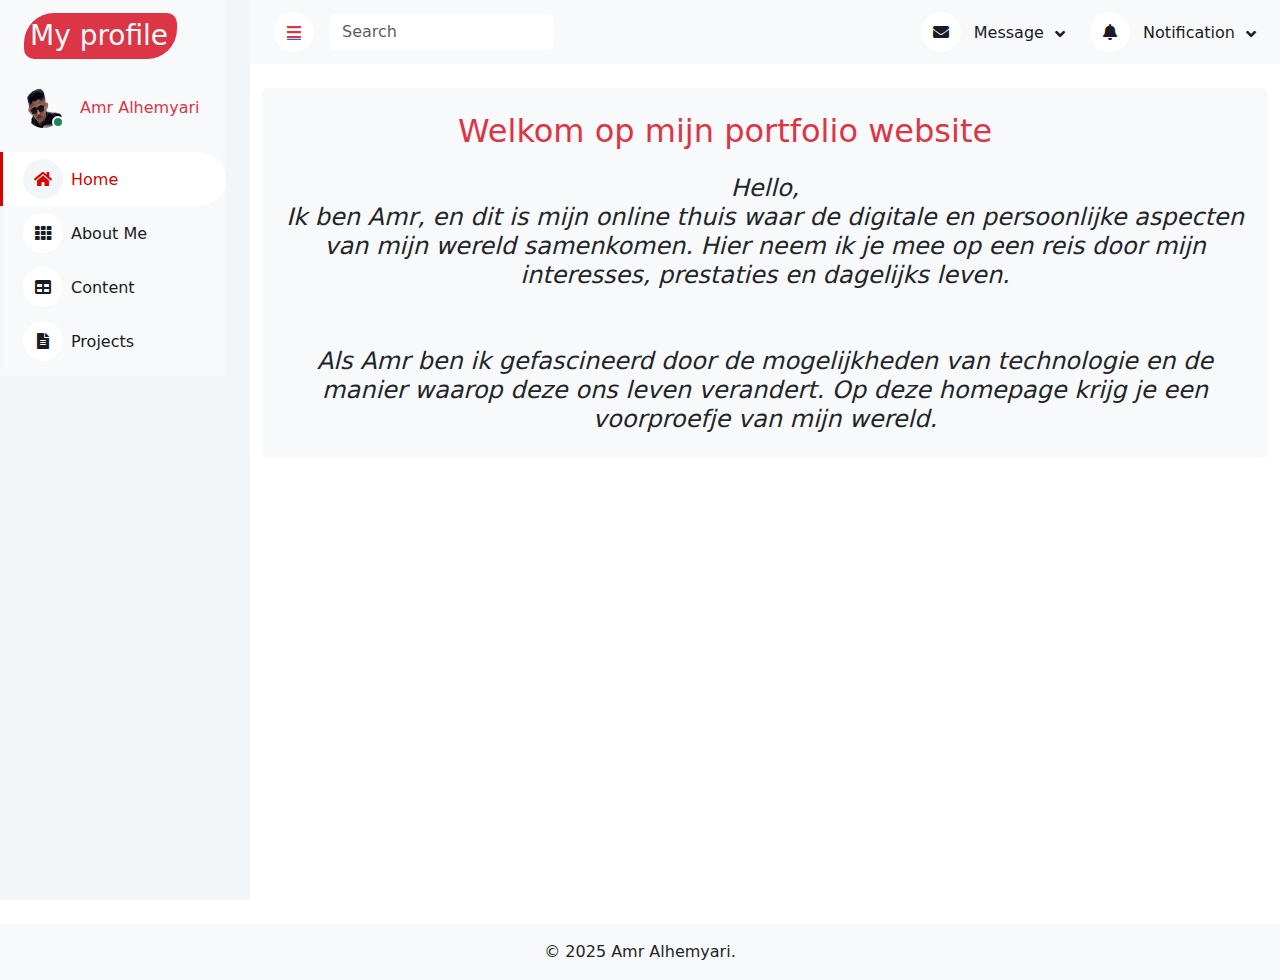
<file: index.html>
<!DOCTYPE html>
<html lang="en">

<head>
  <meta charset="UTF-8">
  <title>profiel.nl</title>
  <link rel="stylesheet" href="css/style.css">

  <link href="https://cdn.jsdelivr.net/npm/bootstrap@5.3.3/dist/css/bootstrap.min.css" rel="stylesheet"
    integrity="sha384-QWTKZyjpPEjISv5WaRU9OFeRpok6YctnYmDr5pNlyT2bRjXh0JMhjY6hW+ALEwIH" crossorigin="anonymous" />
  <script defer src="https://cdn.jsdelivr.net/npm/bootstrap@5.3.3/dist/js/bootstrap.bundle.min.js"
    integrity="sha384-YvpcrYf0tY3lHB60NNkmXc5s9fDVZLESaAA55NDzOxhy9GkcIdslK1eN7N6jIeHz"
    crossorigin="anonymous"></script>
  <!-- Favicon -->
  <link href="img/favicon.ico" rel="icon">
  <link href="https://cdnjs.cloudflare.com/ajax/libs/font-awesome/5.10.0/css/all.min.css" rel="stylesheet">
  <script src="https://code.jquery.com/jquery-3.4.1.min.js"></script>
</head>

<body>
  <!-- Sidebar Start -->
  <div class="sidebar pe-4 pb-3">
    <nav class="navbar bg-light navbar-light">
      <a href="index.html" class="navbar-brand mx-4 mb-3">
        <h3 class="text-light bg-danger"> My profile</h3>
      </a>
      <div class="d-flex align-items-center ms-4 mb-4">
        <div class="position-relative">
          <img class="rounded-circle" src="img/My-photo.png" alt="" style="width: 40px; height: 40px;">
          <div class="bg-success rounded-circle border border-2 border-white position-absolute end-0 bottom-0 p-1">
          </div>
        </div>
        <div class="ms-3">
          <h6 class="mb-0 text-danger">Amr Alhemyari</h6>
        </div>
      </div>
      <div class="navbar-nav w-100">
        <a href="index.html" class="nav-item nav-link active"><i class="fa fa-home -alt me-2"></i>Home</a>

        <a href="about-me.html" class="nav-item nav-link"><i class="fa fa-th me-2"></i>About Me</a>
        <a href="contact.html" class="nav-item nav-link"><i class="fa fa-table me-2"></i>Content</a>
        <a href="Projects.html" class="nav-item nav-link "><i class="fa fa-file-alt me-2"></i>Projects</a>

      </div>
    </nav>
  </div>
  <!-- Sidebar End -->

  <div class="content">
    <!-- Navbar Start -->
    <nav class="navbar navbar-expand bg-light navbar-light sticky-top px-4 py-0">
      <a href="index.html" class="navbar-brand d-flex d-lg-none me-4">
        
      </a>
      <a href="" class="sidebar-toggler flex-shrink-0">
        <i class="fa fa-bars text-danger"></i>
      </a>
      <form class="d-none d-md-flex ms-3">
        <input class="form-control border-0" type="search" placeholder="Search">
      </form>
      <div class="navbar-nav align-items-center ms-auto">
        <div class="nav-item dropdown">
          <a href="#" class="nav-link dropdown-toggle" data-bs-toggle="dropdown">
            <i class="fa fa-envelope me-lg-2"></i>
            <span class="d-none d-lg-inline-flex">Message</span>
          </a>

        </div>
        <div class="nav-item dropdown">
          <a href="#" class="nav-link dropdown-toggle" data-bs-toggle="dropdown">
            <i class="fa fa-bell me-lg-2"></i>
            <span class="d-none d-lg-inline-flex">Notification</span>
          </a>

        </div>

      </div>
    </nav>
    <!-- Navbar End -->
    <div class="container-fluid pt-4 px-6">
      <div class="row g-4">
        <div class="col-sm-12 col-xl-12">
          <div class="bg-light text-center rounded p-4">
            <div class="d-flex align-items-center justify-content-between mb-4">
              <h2 class="mb-0 col-xl-11 text-danger">Welkom op mijn portfolio website</h2>
            </div>
            <h4 class="mb-0 "> <em>Hello, <br>Ik ben Amr, en dit is mijn online thuis waar de digitale en persoonlijke
                aspecten van mijn wereld samenkomen. Hier neem ik je mee op een reis door mijn interesses, prestaties en
                dagelijks leven.
                <br>
                <br>
                <br>
                Als Amr ben ik gefascineerd door de mogelijkheden van technologie en de manier waarop deze ons leven
                verandert. Op deze homepage krijg je een voorproefje van mijn wereld.</em>
            </h4>

          </div>
        </div>
      </div>
    </div>

  </div>
  <footer class="text-center py-3 bg-light mt-4">
    <p class="mb-0">&copy; 2025 Amr Alhemyari. </p>
  </footer>
  <script src="/js/main.js"></script>
</body>
</file>
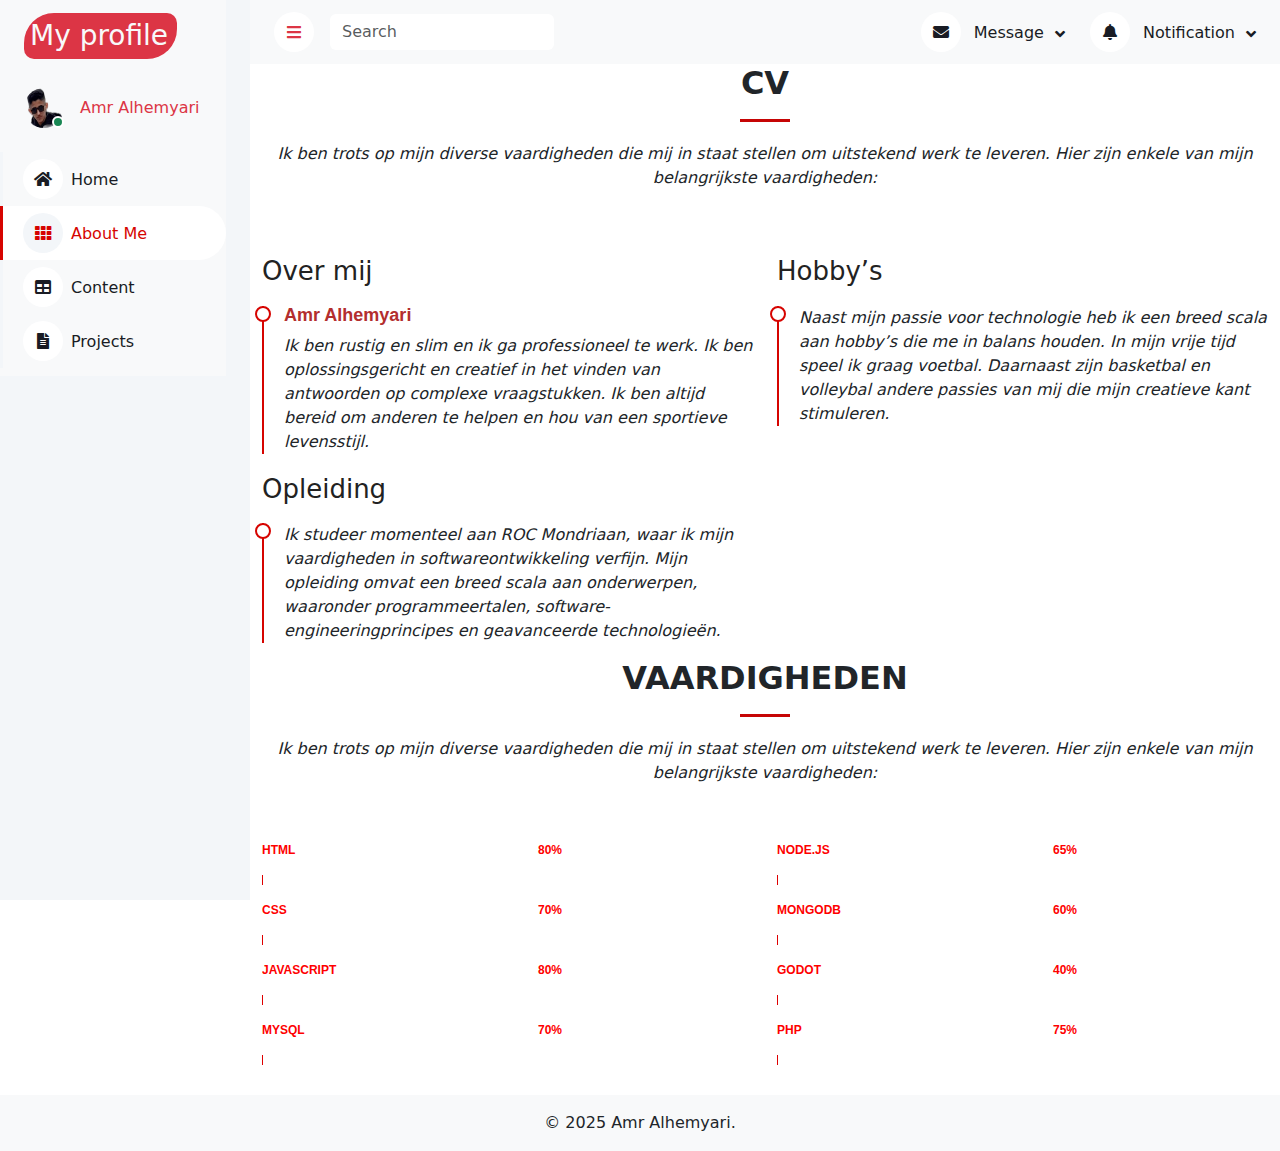
<file: about-me.html>
<!DOCTYPE html>
<html lang="en">

<head>
	<meta charset="UTF-8">
	<title>profiel.nl</title>
	<link rel="stylesheet" href="css/style.css">

	<link href="https://cdn.jsdelivr.net/npm/bootstrap@5.3.3/dist/css/bootstrap.min.css" rel="stylesheet"
		integrity="sha384-QWTKZyjpPEjISv5WaRU9OFeRpok6YctnYmDr5pNlyT2bRjXh0JMhjY6hW+ALEwIH" crossorigin="anonymous" />
	<script defer src="https://cdn.jsdelivr.net/npm/bootstrap@5.3.3/dist/js/bootstrap.bundle.min.js"
		integrity="sha384-YvpcrYf0tY3lHB60NNkmXc5s9fDVZLESaAA55NDzOxhy9GkcIdslK1eN7N6jIeHz"
		crossorigin="anonymous"></script>
	<!-- Favicon -->
	<link href="img/favicon.ico" rel="icon">
	<link href="https://cdnjs.cloudflare.com/ajax/libs/font-awesome/5.10.0/css/all.min.css" rel="stylesheet">
	<script src="https://code.jquery.com/jquery-3.4.1.min.js"></script>
</head>

<body>
	<!-- Sidebar Start -->
	<div class="sidebar pe-4 pb-3">
		<nav class="navbar bg-light navbar-light">
			<a href="index.html" class="navbar-brand mx-4 mb-3">
				<h3 class="text-light bg-danger"> My profile</h3>
			</a>
			<div class="d-flex align-items-center ms-4 mb-4">
				<div class="position-relative">
					<img class="rounded-circle" src="img/My-photo.png" alt="" style="width: 40px; height: 40px;">
					<div
						class="bg-success rounded-circle border border-2 border-white position-absolute end-0 bottom-0 p-1">
					</div>
				</div>
				<div class="ms-3">
					<h6 class="mb-0 text-danger">Amr Alhemyari</h6>
				</div>
			</div>
			<div class="navbar-nav w-100">
				<a href="index.html" class="nav-item nav-link "><i class="fa fa-home -alt me-2"></i>Home</a>

				<a href="about-me.html" class="nav-item nav-link active"><i class="fa fa-th me-2"></i>About Me</a>
				<a href="contact.html" class="nav-item nav-link"><i class="fa fa-table me-2"></i>Content</a>
				<a href="Projects.html" class="nav-item nav-link "><i class="fa fa-file-alt me-2"></i>Projects</a>

			</div>
		</nav>
	</div>
	<!-- Sidebar End -->

	<div class="content">
		<!-- Navbar Start -->
		<nav class="navbar navbar-expand bg-light navbar-light sticky-top px-4 py-0">
			<a href="" class="navbar-brand d-flex d-lg-none me-4">

			</a>
			<div class="sidebar-toggler flex-shrink-0">
				<i class="fa fa-bars text-danger"></i>
			</div>
			<form class="d-none d-md-flex ms-3">
				<input class="form-control border-0" type="search" placeholder="Search">
			</form>
			<div class="navbar-nav align-items-center ms-auto">
				<div class="nav-item dropdown">
					<a href="#" class="nav-link dropdown-toggle" data-bs-toggle="dropdown">
						<i class="fa fa-envelope me-lg-2"></i>
						<span class="d-none d-lg-inline-flex">Message</span>
					</a>

				</div>
				<div class="nav-item dropdown">
					<a href="#" class="nav-link dropdown-toggle" data-bs-toggle="dropdown">
						<i class="fa fa-bell me-lg-2"></i>
						<span class="d-none d-lg-inline-flex">Notification</span>
					</a>

				</div>

			</div>
		</nav>
		<!-- Navbar End -->

		<!-- ======= Resume Section ======= -->
		<section id="resume" class="resume">
			<div class="container" data-aos="fade-up">

				<div class="section-title">
					<h2>CV</h2>
					<p><em>Ik ben trots op mijn diverse vaardigheden die mij in staat stellen om uitstekend werk te
							leveren. Hier zijn enkele van mijn belangrijkste vaardigheden:</em></p>
				</div>

				<div class="row">
					<div class="col-lg-6">
						<h3 class="resume-title">Over mij</h3>
						<div class="resume-item pb-0">
							<h4>Amr Alhemyari</h4>
							<p><em>Ik ben rustig en slim en ik ga professioneel te werk. Ik ben oplossingsgericht en
									creatief in het vinden van antwoorden op complexe vraagstukken. Ik ben altijd bereid
									om anderen te helpen en hou van een sportieve levensstijl.  </em></p>

						</div>

						<h3 class="resume-title">Opleiding</h3>
						<div class="resume-item">
							<p><em>
									Ik studeer momenteel aan ROC Mondriaan, waar ik mijn vaardigheden in
									softwareontwikkeling verfijn. Mijn opleiding omvat een breed scala aan onderwerpen,
									waaronder programmeertalen, software-engineeringprincipes en geavanceerde
									technologieën.</em></p>
						</div>

					</div>
					<div class="col-lg-6">
						<h3 class="resume-title">Hobby’s</h3>
						<div class="resume-item">

							<p><em>
									Naast mijn passie voor technologie heb ik een breed scala aan hobby’s die me in
									balans houden. In mijn vrije tijd speel ik graag voetbal. Daarnaast zijn basketbal
									en volleybal andere passies van mij die mijn creatieve kant stimuleren.</em>
							</p>
						</div>

					</div>
				</div>

			</div>
		</section><!-- End Resume Section -->


		<!-- ======= Skills Section ======= -->
		<section id="skills" class="skills">
			<div class="container" data-aos="fade-up">

				<div class="section-title">
					<h2>Vaardigheden</h2>
					<p><em>
							Ik ben trots op mijn diverse vaardigheden die mij in staat stellen om uitstekend werk te
							leveren. Hier zijn enkele van mijn belangrijkste vaardigheden:</em></p>
				</div>


				<div class="row skills-content">

					<div class="col-lg-6">

						<div class="progress">
							<span class="skill">HTML <i class="val">80%</i></span>
							<div class="progress-bar-wrap">
								<div class="progress-bar" role="progressbar" aria-valuenow="80" aria-valuemin="0"
									aria-valuemax="100"></div>
							</div>
						</div>

						<div class="progress">
							<span class="skill">CSS <i class="val">70%</i></span>
							<div class="progress-bar-wrap">
								<div class="progress-bar" role="progressbar" aria-valuenow="70" aria-valuemin="0"
									aria-valuemax="100"></div>
							</div>
						</div>

						<div class="progress">
							<span class="skill">JavaScript <i class="val">80%</i></span>
							<div class="progress-bar-wrap">
								<div class="progress-bar" role="progressbar" aria-valuenow="80" aria-valuemin="0"
									aria-valuemax="100"></div>
							</div>
						</div>
						<div class="progress">
							<span class="skill">MYSQL <i class="val">70%</i></span>
							<div class="progress-bar-wrap">
								<div class="progress-bar" role="progressbar" aria-valuenow="70" aria-valuemin="0"
									aria-valuemax="100"></div>
							</div>
						</div>

					</div>

					<div class="col-lg-6">

						<div class="progress">
							<span class="skill">node.js <i class="val">65%</i></span>
							<div class="progress-bar-wrap">
								<div class="progress-bar" role="progressbar" aria-valuenow="65" aria-valuemin="0"
									aria-valuemax="100"></div>
							</div>
						</div>

						<div class="progress">
							<span class="skill">mongodb <i class="val">60%</i></span>
							<div class="progress-bar-wrap">
								<div class="progress-bar" role="progressbar" aria-valuenow="60" aria-valuemin="0"
									aria-valuemax="100"></div>
							</div>
						</div>

						<div class="progress">
							<span class="skill">godot <i class="val">40%</i></span>
							<div class="progress-bar-wrap">
								<div class="progress-bar" role="progressbar" aria-valuenow="40" aria-valuemin="0"
									aria-valuemax="100"></div>
							</div>
						</div>
						<div class="progress">
							<span class="skill">PHP <i class="val">75%</i></span>
							<div class="progress-bar-wrap">
								<div class="progress-bar" role="progressbar" aria-valuenow="75" aria-valuemin="0"
									aria-valuemax="100"></div>
							</div>
						</div>
					

					</div>

				</div>

			</div>
		</section><!-- End Skills Section -->


	</div>

	<footer class="text-center py-3 bg-light mt-4">
		<p class="mb-0">&copy; 2025 Amr Alhemyari. </p>
	  </footer>
	<script src="vendor/glightbox/js/glightbox.min.js"></script>
	<script src="vendor/swiper/swiper-bundle.min.js"></script>
	<script src="vendor/waypoints/noframework.waypoints.js"></script>

	<script src="js/main.js"></script>
</body>

</html>
</file>
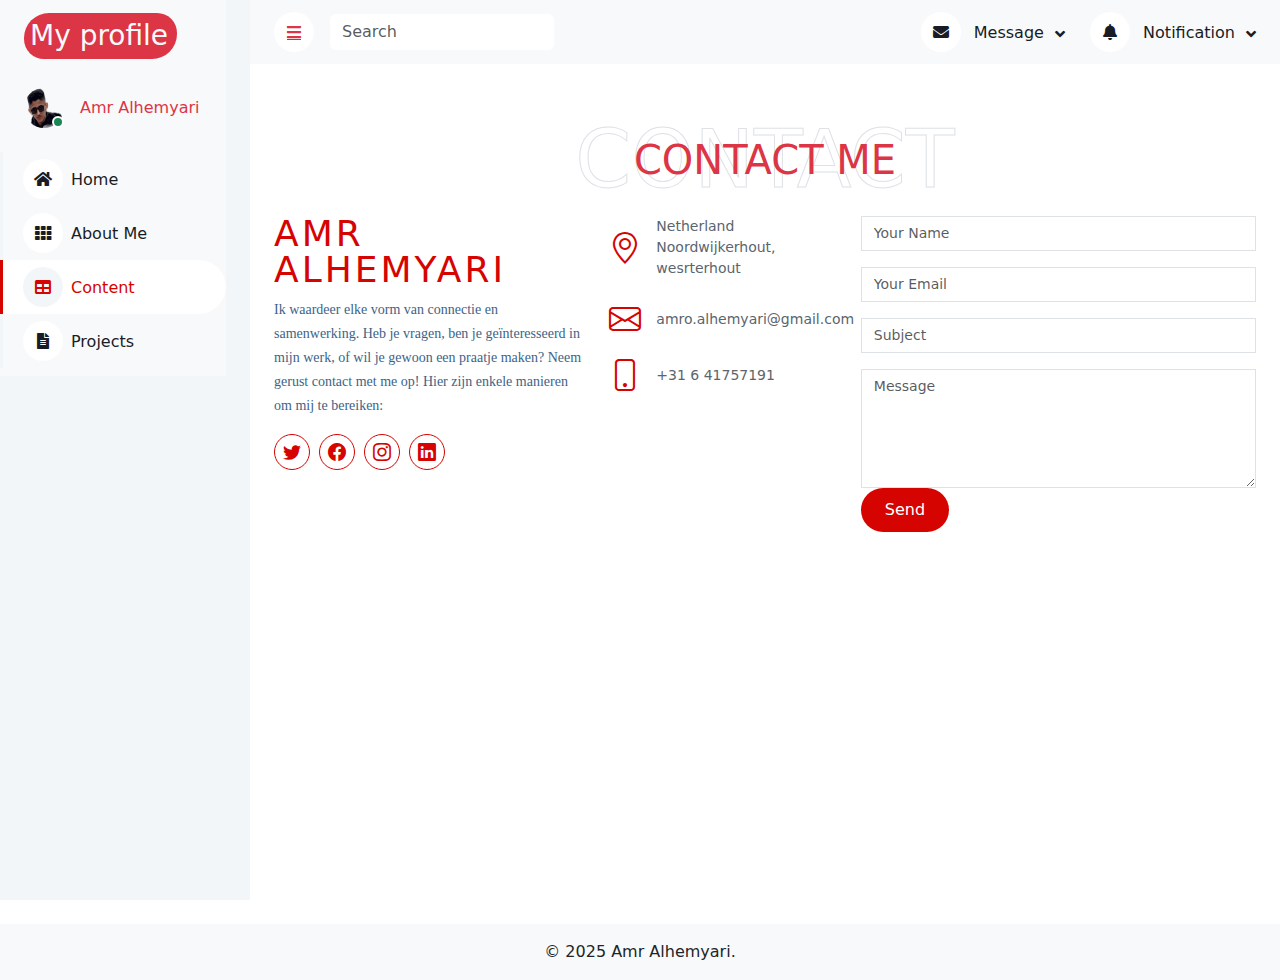
<file: contact.html>
<!DOCTYPE html>
<html lang="en">

<head>
  <meta charset="UTF-8">
  <title>profiel.nl</title>
  <link rel="stylesheet" href="css/contact.css">

  <link href="https://cdn.jsdelivr.net/npm/bootstrap@5.3.3/dist/css/bootstrap.min.css" rel="stylesheet"
    integrity="sha384-QWTKZyjpPEjISv5WaRU9OFeRpok6YctnYmDr5pNlyT2bRjXh0JMhjY6hW+ALEwIH" crossorigin="anonymous" />
  <script defer src="https://cdn.jsdelivr.net/npm/bootstrap@5.3.3/dist/js/bootstrap.bundle.min.js"
    integrity="sha384-YvpcrYf0tY3lHB60NNkmXc5s9fDVZLESaAA55NDzOxhy9GkcIdslK1eN7N6jIeHz"
    crossorigin="anonymous"></script>
  <!-- Favicon -->
  <link href="img/favicon.ico" rel="icon">
  <link href="bootstrap-icons/bootstrap-icons.css" rel="stylesheet">

  <link href="https://cdnjs.cloudflare.com/ajax/libs/font-awesome/5.10.0/css/all.min.css" rel="stylesheet">
  <script src="https://code.jquery.com/jquery-3.4.1.min.js"></script>
</head>

<body>
  <!-- Sidebar Start -->
  <div class="sidebar pe-4 pb-3">
    <nav class="navbar bg-light navbar-light">
      <a href="index.html" class="navbar-brand mx-4 mb-3">
        <h3 class="text-light bg-danger"> My profile</h3>
      </a>
      <div class="d-flex align-items-center ms-4 mb-4">
        <div class="position-relative">
          <img class="rounded-circle" src="img/My-photo.png" alt="" style="width: 40px; height: 40px;">
          <div class="bg-success rounded-circle border border-2 border-white position-absolute end-0 bottom-0 p-1">
          </div>
        </div>
        <div class="ms-3">
          <h6 class="mb-0 text-danger">Amr Alhemyari</h6>
        </div>
      </div>
      <div class="navbar-nav w-100">
        <a href="index.html" class="nav-item nav-link"><i class="fa fa-home -alt me-2"></i>Home</a>

        <a href="about-me.html" class="nav-item nav-link"><i class="fa fa-th me-2"></i>About Me</a>
        <a href="contact.html" class="nav-item nav-link active"><i class="fa fa-table me-2"></i>Content</a>
        <a href="Projects.html" class="nav-item nav-link "><i class="fa fa-file-alt me-2"></i>Projects</a>

      </div>
    </nav>
  </div>
  <!-- Sidebar End -->

  <div class="content">
    <!-- Navbar Start -->
    <nav class="navbar navbar-expand bg-light navbar-light sticky-top px-4 py-0">
      <a href="index.html" class="navbar-brand d-flex d-lg-none me-4">

      </a>
      <a href="#" class="sidebar-toggler flex-shrink-0">
        <i class="fa fa-bars text-danger"></i>
      </a>
      <form class="d-none d-md-flex ms-3">
        <input class="form-control border-0" type="search" placeholder="Search">
      </form>
      <div class="navbar-nav align-items-center ms-auto">
        <div class="nav-item dropdown">
          <a href="#" class="nav-link dropdown-toggle" data-bs-toggle="dropdown">
            <i class="fa fa-envelope me-lg-2"></i>
            <span class="d-none d-lg-inline-flex">Message</span>
          </a>

        </div>
        <div class="nav-item dropdown">
          <a href="#" class="nav-link dropdown-toggle" data-bs-toggle="dropdown">
            <i class="fa fa-bell me-lg-2"></i>
            <span class="d-none d-lg-inline-flex">Notification</span>
          </a>

        </div>

      </div>
    </nav>
    <!-- Navbar End -->

    <!-- Contact Start -->
    <section class="contact section-bg">

      <div class="container-fluid py-5">

        <div class="position-relative d-flex align-items-center justify-content-center">
          <h1 class="display-1 text-uppercase text-white" style="-webkit-text-stroke: 1px #dee2e6;">Contact</h1>
          <h1 class="position-absolute text-uppercase text-danger">Contact Me</h1>
        </div>
        <div class="container">


          <div class="row">

            <div class="col-lg-4 col-md-4">
              <div class="contact-about">
                <h3>Amr Alhemyari</h3>
                <p>
                  Ik waardeer elke vorm van connectie en samenwerking. Heb je vragen, ben je geïnteresseerd in mijn
                  werk, of wil je gewoon een praatje maken? Neem gerust contact met me op! Hier zijn enkele manieren om
                  mij te bereiken:</p>
                <div class="social-links">
                  <a href="#" class="twitter"><i class="bi bi-twitter"></i></a>
                  <a href="#" class="facebook"><i class="bi bi-facebook"></i></a>
                  <a href="#" class="instagram"><i class="bi bi-instagram"></i></a>
                  <a href="https://www.linkedin.com/in/amr-alhemyari?utm_source=share&utm_campaign=share_via&utm_content=profile&utm_medium=ios_app"
                    class="linkedin"><i class="bi bi-linkedin"></i></a>
                </div>
              </div>
            </div>

            <div class="col-lg-3 col-md-4">
              <div class="info">
                <div class="d-flex align-items-center">
                  <i class="bi bi-geo-alt"></i>
                  <p>Netherland <br>Noordwijkerhout, wesrterhout</p>
                </div>

                <div class="d-flex align-items-center mt-4">
                  <i class="bi bi-envelope"></i>
                  <p>amro.alhemyari@gmail.com</p>
                </div>

                <div class="d-flex align-items-center mt-4">
                  <i class="bi bi-phone"></i>
                  <p>+31 6 41757191</p>
                </div>

              </div>
            </div>

            <div class="col-lg-5 col-md-8">
              <form>
                <div class="form-group">
                  <input type="text" name="name" class="form-control" id="name" placeholder="Your Name" required>
                </div>
                <div class="form-group mt-3">
                  <input type="email" class="form-control" name="email" id="email" placeholder="Your Email" required>
                </div>
                <div class="form-group mt-3">
                  <input type="text" class="form-control" name="subject" id="subject" placeholder="Subject" required>
                </div>
                <div class="form-group mt-3">
                  <textarea class="form-control" name="message" rows="5" placeholder="Message" required></textarea>
                </div>

                <button class="btn btn-outline-danger" type="submit" id="sendMessageButton">Send</button>
              </form>
            </div>

          </div>
        </div>
      </div>
    </section> <!-- End Contact Section -->
    <!-- Contact End -->


  </div>
  <footer class="text-center py-3 bg-light mt-4">
    <p class="mb-0">&copy; 2025 Amr Alhemyari. </p>
  </footer>

  <script src="/js/main.js"></script>
</body>

</html>
</file>
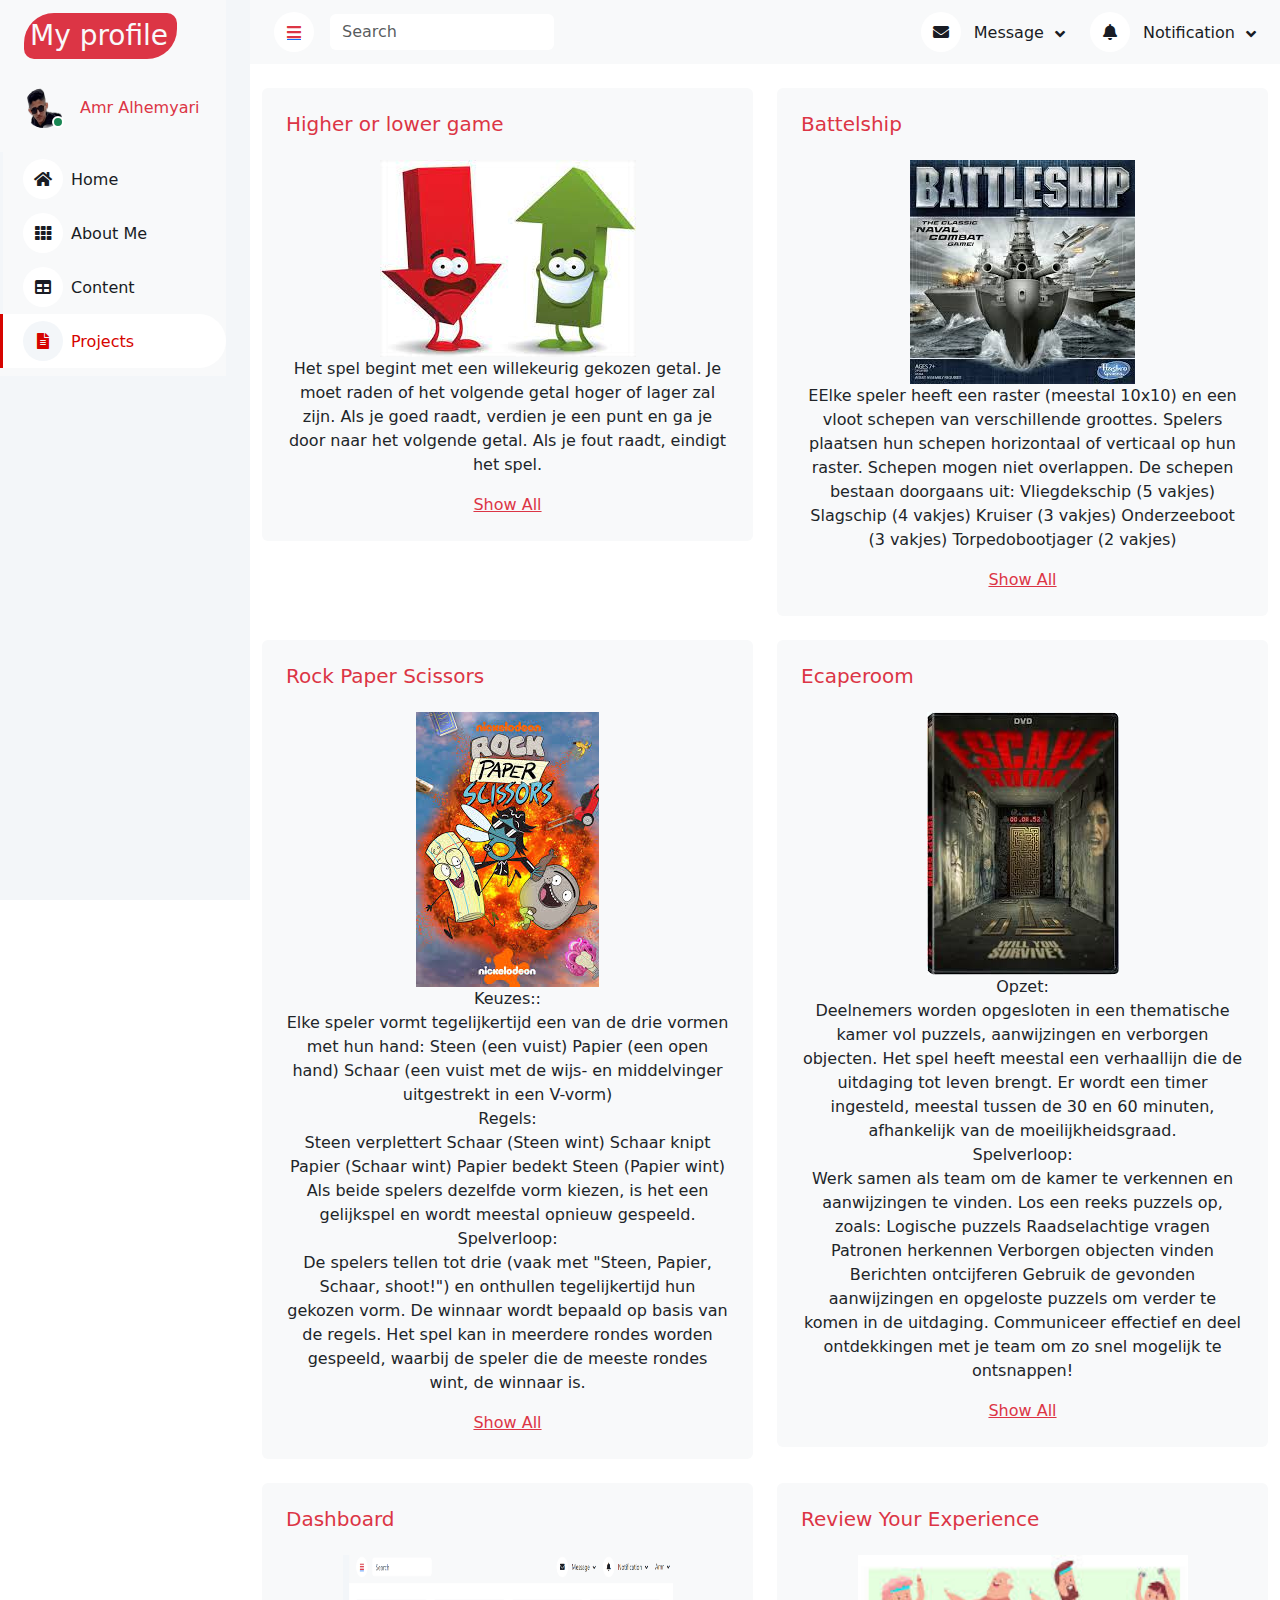
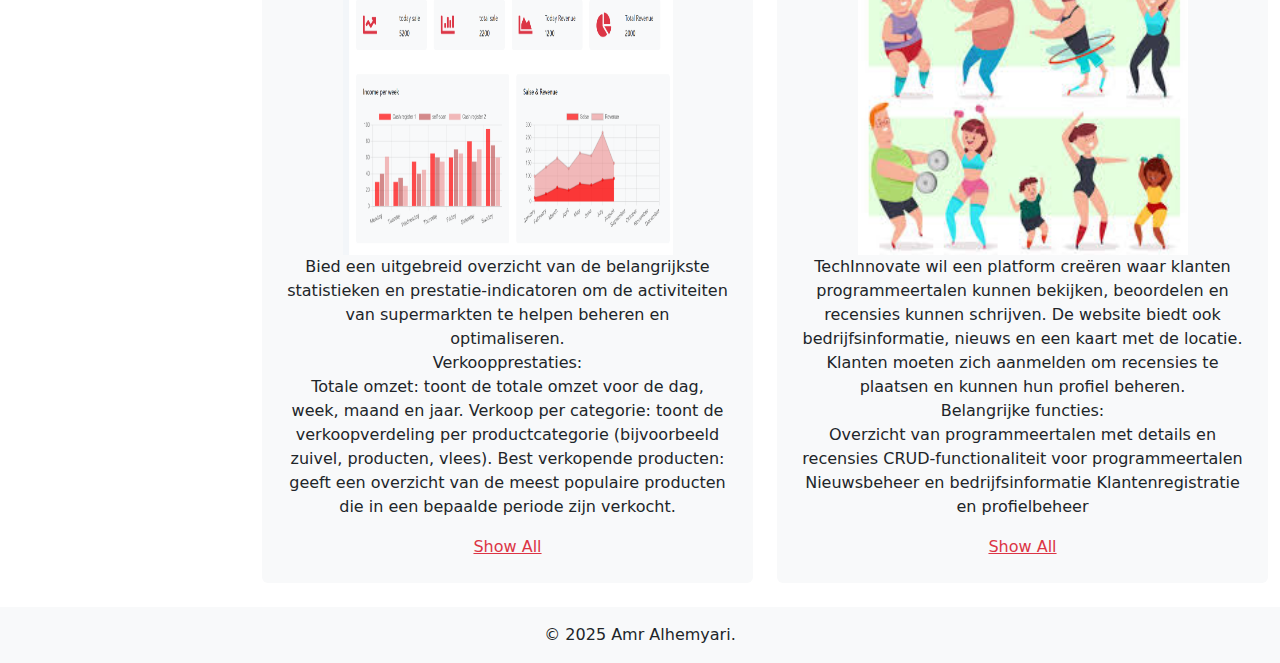
<file: Projects.html>
<!DOCTYPE html>
<html lang="en">

<head>
	<meta charset="UTF-8">
	<title>profiel.nl</title>
	<link rel="stylesheet" href="css/style.css">

	<link href="https://cdn.jsdelivr.net/npm/bootstrap@5.3.3/dist/css/bootstrap.min.css" rel="stylesheet"
		integrity="sha384-QWTKZyjpPEjISv5WaRU9OFeRpok6YctnYmDr5pNlyT2bRjXh0JMhjY6hW+ALEwIH" crossorigin="anonymous" />
	<script defer src="https://cdn.jsdelivr.net/npm/bootstrap@5.3.3/dist/js/bootstrap.bundle.min.js"
		integrity="sha384-YvpcrYf0tY3lHB60NNkmXc5s9fDVZLESaAA55NDzOxhy9GkcIdslK1eN7N6jIeHz"
		crossorigin="anonymous"></script>
	<!-- Favicon -->
	<link href="img/favicon.ico" rel="icon">


	<link href="https://cdnjs.cloudflare.com/ajax/libs/font-awesome/5.10.0/css/all.min.css" rel="stylesheet">
	<script src="https://code.jquery.com/jquery-3.4.1.min.js"></script>
</head>

<body>
	<!-- Sidebar Start -->
	<div class="sidebar pe-4 pb-3">
		<nav class="navbar bg-light navbar-light">
			<a href="index.html" class="navbar-brand mx-4 mb-3">
				<h3 class="text-light bg-danger"> My profile</h3>
			</a>
			<div class="d-flex align-items-center ms-4 mb-4">
				<div class="position-relative">
					<img class="rounded-circle" src="img/My-photo.png" alt="" style="width: 40px; height: 40px;">
					<div
						class="bg-success rounded-circle border border-2 border-white position-absolute end-0 bottom-0 p-1">
					</div>
				</div>
				<div class="ms-3">
					<h6 class="mb-0 text-danger">Amr Alhemyari</h6>
				</div>
			</div>
			<div class="navbar-nav w-100">
				<a href="index.html" class="nav-item nav-link"><i class="fa fa-home -alt me-2"></i>Home</a>

				<a href="about-me.html" class="nav-item nav-link"><i class="fa fa-th me-2"></i>About Me</a>
				<a href="contact.html" class="nav-item nav-link"><i class="fa fa-table me-2"></i>Content</a>
				<a href="Projects.html" class="nav-item nav-link active"><i class="fa fa-file-alt me-2"></i>Projects</a>

			</div>
		</nav>
	</div>
	<!-- Sidebar End -->

	<div class="content">
		<!-- Navbar Start -->
		<nav class="navbar navbar-expand bg-light navbar-light sticky-top px-4 py-0">
			<a href="index.html" class="navbar-brand d-flex d-lg-none me-4">

			</a>
			<a href="#" class="sidebar-toggler flex-shrink-0">
				<i class="fa fa-bars text-danger"></i>
			</a>
			<form class="d-none d-md-flex ms-3">
				<input class="form-control border-0" type="search" placeholder="Search">
			</form>
			<div class="navbar-nav align-items-center ms-auto">
				<div class="nav-item dropdown">
					<a href="#" class="nav-link dropdown-toggle" data-bs-toggle="dropdown">
						<i class="fa fa-envelope me-lg-2"></i>
						<span class="d-none d-lg-inline-flex">Message</span>
					</a>

				</div>
				<div class="nav-item dropdown">
					<a href="#" class="nav-link dropdown-toggle" data-bs-toggle="dropdown">
						<i class="fa fa-bell me-lg-2"></i>
						<span class="d-none d-lg-inline-flex">Notification</span>
					</a>

				</div>

			</div>
		</nav>
		<!-- Navbar End -->
		<div class="container-fluid pt-4 px-6">
			<div class="row g-4">
				<div class="col-sm-12 col-xl-6">
					<div class="bg-light text-center rounded p-4">
						<div class="d-flex align-items-center justify-content-between mb-4">
							<h5 class="mb-0  text-danger">Higher or lower game</h5>
						</div>
						<img src="/img/download.jpg" alt="">
						<p>Het spel begint met een willekeurig gekozen getal. Je moet raden of het volgende getal hoger
							of lager zal zijn. Als je goed raadt, verdien je een punt en ga je door naar het volgende
							getal. Als je fout raadt, eindigt het spel.</p>
						<a href="https://github.com/ROCMondriaanTIN/sd23-p01-project-hoger-lager-A-Alhemyari"
							class="text-danger">Show All</a>
					</div>
				</div>
				<div class="col-sm-12 col-xl-6">
					<div class="bg-light text-center rounded p-4">
						<div class="d-flex align-items-center justify-content-between mb-4">
							<h5 class="mb-0 text-danger">Battelship</h5>
						</div>
						<img src="/img/Battelship.jpg" alt="">
						<p>EElke speler heeft een raster (meestal 10x10) en een vloot schepen van verschillende
							groottes. Spelers plaatsen hun schepen horizontaal of verticaal op hun raster. Schepen mogen
							niet overlappen. De schepen bestaan doorgaans uit:

							Vliegdekschip (5 vakjes)
							Slagschip (4 vakjes)
							Kruiser (3 vakjes)
							Onderzeeboot (3 vakjes)
							Torpedobootjager (2 vakjes)</p>
						<a href="https://github.com/ROCMondriaanTIN/sd23-p02-project-build-a-game-al-muadhabin/tree/Amr"
							class="text-danger">Show All</a>
					</div>
				</div>
				<div class="col-sm-12 col-xl-6">
					<div class="bg-light text-center rounded p-4">
						<div class="d-flex align-items-center justify-content-between mb-4">
							<h5 class="mb-0 text-danger ">Rock Paper Scissors</h5>
						</div>
						<img src="/img/rock-paper-scissors.jpg" alt="">
						<p>Keuzes::
							<br>

							Elke speler vormt tegelijkertijd een van de drie vormen met hun hand:

							Steen (een vuist)
							Papier (een open hand)
							Schaar (een vuist met de wijs- en middelvinger uitgestrekt in een V-vorm)
							<br>
							Regels:
							<br>


							Steen verplettert Schaar (Steen wint)
							Schaar knipt Papier (Schaar wint)
							Papier bedekt Steen (Papier wint)
							Als beide spelers dezelfde vorm kiezen, is het een gelijkspel en wordt meestal opnieuw
							gespeeld.
							<br>
							Spelverloop:
							<br>

							De spelers tellen tot drie (vaak met "Steen, Papier, Schaar, shoot!") en onthullen
							tegelijkertijd hun gekozen vorm. De winnaar wordt bepaald op basis van de regels. Het spel
							kan in meerdere rondes worden gespeeld, waarbij de speler die de meeste rondes wint, de
							winnaar is.
						</p>
						<a href="https://github.com/ROCMondriaanTIN/sd23-p03-revenge-of-javascript-amr-1k?classId=19e0a622-f66d-4f98-aaeb-3c5d01937582&assignmentId=d45f6992-098c-4c04-acd3-660933951a5e&submissionId=e4c73cb7-c7f2-4675-0f7d-0c860d037417&classId=19e0a622-f66d-4f98-aaeb-3c5d01937582&assignmentId=7223d746-0eb0-433c-b700-f4dbb867f566&submissionId=211c7bbf-6469-bb3c-8b99-6d62eb7bd015"
							class="text-danger">Show All</a>
					</div>
				</div>
				<!-- bginen de slase en revenue charts-->


				<div class="col-sm-12 col-xl-6">
					<div class="bg-light text-center rounded p-4">
						<div class="d-flex align-items-center justify-content-between mb-4">
							<h5 class="mb-0 text-danger">Ecaperoom</h5>
						</div>
						<img src="/img/Ecaperoom.jpg" alt="">
						<p>Opzet:
							<br>

							Deelnemers worden opgesloten in een thematische kamer vol puzzels, aanwijzingen en verborgen
							objecten. Het spel heeft meestal een verhaallijn die de uitdaging tot leven brengt. Er wordt
							een timer ingesteld, meestal tussen de 30 en 60 minuten, afhankelijk van de
							moeilijkheidsgraad.
							<br>
							Spelverloop:
							<br>


							Werk samen als team om de kamer te verkennen en aanwijzingen te vinden.
							Los een reeks puzzels op, zoals:
							Logische puzzels
							Raadselachtige vragen
							Patronen herkennen
							Verborgen objecten vinden
							Berichten ontcijferen
							Gebruik de gevonden aanwijzingen en opgeloste puzzels om verder te komen in de uitdaging.
							Communiceer effectief en deel ontdekkingen met je team om zo snel mogelijk te ontsnappen!
						</p>
						<a href="https://github.com/ROCMondriaanTIN/sd23-p02-escaperoom-team-imaan/tree/amr?classId=19e0a622-f66d-4f98-aaeb-3c5d01937582&assignmentId=15f72487-f041-4811-a756-acf5101900bb&submissionId=9f257417-47f2-e810-68b8-3d697df83af6"
							class="text-danger">Show All</a>
					</div>
				</div>
				<div class="col-sm-12 col-xl-6">
					<div class="bg-light text-center rounded p-4">
						<div class="d-flex align-items-center justify-content-between mb-4">
							<h5 class="mb-0 text-danger">Dashboard</h5>
						</div>
						<img src="/img/Dashboard.png " alt="" style="width: 330px; height: 300px;">
						<p>Bied een uitgebreid overzicht van de belangrijkste statistieken en prestatie-indicatoren om
							de activiteiten van supermarkten te helpen beheren en optimaliseren.


							<br>
							Verkoopprestaties:
							<br>
							Totale omzet: toont de totale omzet voor de dag, week, maand en jaar. Verkoop per categorie:
							toont de verkoopverdeling per productcategorie (bijvoorbeeld zuivel, producten, vlees). Best
							verkopende producten: geeft een overzicht van de meest populaire producten die in een
							bepaalde periode zijn verkocht.
						</p>
						<a href="https://github.com/ROCMondriaanTIN/sd23-p04-project-dashboard-team-gama/tree/Amr"
							class="text-danger">Show All</a>
					</div>
				</div>
				<div class="col-sm-12 col-xl-6">
					<div class="bg-light text-center rounded p-4">
						<div class="d-flex align-items-center justify-content-between mb-4">
							<h5 class="mb-0 text-danger"> Review Your
								Experience</h5>
						</div>
						<img src="/img/Review.jpeg " alt="" style="width: 330px; height: 300px;">
						<p>TechInnovate wil een platform creëren waar klanten programmeertalen kunnen bekijken,
							beoordelen en recensies kunnen schrijven. De website biedt ook bedrijfsinformatie, nieuws en
							een kaart met de locatie. Klanten moeten zich aanmelden om recensies te plaatsen en kunnen
							hun profiel beheren.
							<br>

							Belangrijke functies:
							<br>

							Overzicht van programmeertalen met details en recensies
							CRUD-functionaliteit voor programmeertalen
							Nieuwsbeheer en bedrijfsinformatie
							Klantenregistratie en profielbeheer
						</p>
						<a href="https://github.com/ROCMondriaanTIN/sd23-p01-reviewyourexperience-team-aa?classId=ffa547a9-5696-4280-a851-0481f82a6e36&assignmentId=7c6099c9-32bc-4146-9aa9-a0612c40a59c&submissionId=0cd7c204-bcb5-ece8-0ae4-eae445343299"
							class="text-danger">Show All</a>
					</div>
				</div>
			</div>
		</div>
	</div>
	<footer class="text-center py-3 bg-light mt-4">
		<p class="mb-0">&copy; 2025 Amr Alhemyari. </p>
	  </footer>
	<script src="/js/main.js"></script>
</body>

</html>
</file>
<file: css/style.css>
:root {
   --primary: #d60400;
   --light: #F3F6F9;
   --dark: #191C24;
}

.back-to-top {
   position: fixed;
   display: none;
   right: 45px;
   bottom: 45px;
   z-index: 99;
}



.bg-danger {
   border-radius: 30px 10px;
   padding: 6px;
   padding-right: 9px;

}



.sidebar {
   position: fixed;
   top: 0;
   left: 0;
   bottom: 0;
   width: 250px;
   height: 100vh;
   overflow-y: auto;
   background: var(--light);
   transition: 0.5s;
   z-index: 999;
}

.content {
   margin-left: 250px;
   min-height: 100vh;
   background: #FFFFFF;
   transition: 0.5s;
}

@media (min-width: 992px) {
   .sidebar {
      margin-left: 0;
   }

   .sidebar.open {
      margin-left: -250px;
   }

   .content {
      width: calc(100% - 250px);
   }

   .content.open {
      width: 100%;
      margin-left: 0;
   }
}

@media (max-width: 991.98px) {
   .sidebar {
      margin-left: -250px;
   }

   .sidebar.open {
      margin-left: 0;
   }

   .content {
      width: 100%;
      margin-left: 0;
   }
}


.sidebar .navbar .navbar-nav .nav-link {
   padding: 7px 20px;
   color: var(--dark);
   font-weight: 500;
   border-left: 3px solid var(--light);
   border-radius: 0 30px 30px 0;
   outline: none;
}

.sidebar .navbar .navbar-nav .nav-link:hover,
.sidebar .navbar .navbar-nav .nav-link.active {
   color: var(--primary);
   background: #FFFFFF;
   border-color: var(--primary);
}

.sidebar .navbar .navbar-nav .nav-link i {
   width: 40px;
   height: 40px;
   display: inline-flex;
   align-items: center;
   justify-content: center;
   background: #FFFFFF;
   border-radius: 40px;
}

.sidebar .navbar .navbar-nav .nav-link:hover i,
.sidebar .navbar .navbar-nav .nav-link.active i {
   background: var(--light);
}

.sidebar .navbar .dropdown-toggle::after {
   position: absolute;
   top: 15px;
   right: 15px;
   border: none;
   content: "\f107";
   font-family: "Font Awesome 5 Free";
   font-weight: 900;
   transition: .5s;
}

.sidebar .navbar .dropdown-toggle[aria-expanded=true]::after {
   transform: rotate(-180deg);
}

.sidebar .navbar .dropdown-item {
   padding-left: 25px;
   border-radius: 0 30px 30px 0;
}

.content .navbar .navbar-nav .nav-link {
   margin-left: 25px;
   padding: 12px 0;
   color: var(--dark);
   outline: none;
}

.content .navbar .navbar-nav .nav-link:hover,
.content .navbar .navbar-nav .nav-link.active {
   color: var(--primary);
}

.content .navbar .sidebar-toggler,
.content .navbar .navbar-nav .nav-link i {
   width: 40px;
   height: 40px;
   display: inline-flex;
   align-items: center;
   justify-content: center;
   background: #FFFFFF;
   border-radius: 40px;
}

.content .navbar .dropdown-toggle::after {
   margin-left: 6px;
   vertical-align: middle;
   border: none;
   content: "\f107";
   font-family: "Font Awesome 5 Free";
   font-weight: 900;
   transition: .5s;

}

.content .navbar .dropdown-toggle[aria-expanded=true]::after {
   transform: rotate(-180deg);
}

@media (max-width: 575.98px) {
   .content .navbar .navbar-nav .nav-link {
      margin-left: 15px;
   }
}

.text-purple {
   color: #51289e;
}

.bg-purple {
   background-color: #6f42c1;
}


/*--------------------------------------------------------------
# Skills
--------------------------------------------------------------*/
.skills .progress {
   height: 60px;
   width: 300px;
   display: block;
   background: none;
   border-radius: 0;
}

.skills .progress .skill {
   padding: 10px 0;
   margin: 0 0 6px 0;
   text-transform: uppercase;
   display: block;
   font-weight: 600;
   font-family: "Poppins", sans-serif;
   color: #fe0000;
}

.skills .progress .skill .val {
   float: right;
   font-style: normal;
}

.skills .progress-bar-wrap {
   background: #ffffff;
}

.skills .progress-bar {
   width: 1px;
   height: 10px;
   transition: 0.9s;
   background-color: #df0000;
}

.section-title {
   text-align: center;
   padding-bottom: 30px;
}

.section-title h2 {
   font-size: 32px;
   font-weight: bold;
   text-transform: uppercase;
   margin-bottom: 20px;
   padding-bottom: 20px;
   position: relative;
}

.section-title h2::after {
   content: "";
   position: absolute;
   display: block;
   width: 50px;
   height: 3px;
   background: #c60505;
   bottom: 0;
   left: calc(50% - 25px);
}


.resume .resume-title {
   font-size: 26px;
   font-weight: 400;
   margin-top: 20px;
   margin-bottom: 20px;
   color: #222222;
}

.resume .resume-item {
   padding: 0 0 20px 20px;
   margin-top: -2px;
   border-left: 2px solid var(--primary);
   position: relative;
}

.resume .resume-item h4 {
   line-height: 18px;
   font-size: 18px;
   font-weight: 600;
   font-family: "Poppins", sans-serif;
   color: #b32e2e;
   margin-bottom: 10px;
}

.resume .resume-item h5 {
   font-size: 16px;
   background: #effbf9;
   padding: 5px 15px;
   display: inline-block;
   font-weight: 600;
   margin-bottom: 10px;
   color: var(--primary);
}

.resume .resume-item ul {
   padding-left: 20px;
}

.resume .resume-item ul li {
   padding-bottom: 10px;
}

.resume .resume-item:last-child {
   padding-bottom: 0;
}

.resume .resume-item::before {
   content: "";
   position: absolute;
   width: 16px;
   height: 16px;
   border-radius: 50px;
   left: -9px;
   top: 0;
   background: #fff;
   border: 2px solid var(--primary);
}
</file>
<file: css/contact.css>
:root {
  --primary: #d60400;
  --light: #F3F6F9;
  --dark: #191C24;
}

.back-to-top {
  position: fixed;
  display: none;
  right: 45px;
  bottom: 45px;
  z-index: 99;
}



.bg-danger {
  border-radius: 25px 20px;
  padding: 6px;
  padding-right: 9px;

}



.sidebar {
  position: fixed;
  top: 0;
  left: 0;
  bottom: 0;
  width: 250px;
  height: 100vh;
  overflow-y: auto;
  background: var(--light);
  transition: 0.5s;
  z-index: 999;
}

.content {
  margin-left: 250px;
  min-height: 100vh;
  background: #FFFFFF;
  transition: 0.5s;
}

@media (min-width: 992px) {
  .sidebar {
    margin-left: 0;
  }

  .sidebar.open {
    margin-left: -250px;
  }

  .content {
    width: calc(100% - 250px);
  }

  .content.open {
    width: 100%;
    margin-left: 0;
  }
}

@media (max-width: 991.98px) {
  .sidebar {
    margin-left: -250px;
  }

  .sidebar.open {
    margin-left: 0;
  }

  .content {
    width: 100%;
    margin-left: 0;
  }
}


.sidebar .navbar .navbar-nav .nav-link {
  padding: 7px 20px;
  color: var(--dark);
  font-weight: 500;
  border-left: 3px solid var(--light);
  border-radius: 0 30px 30px 0;
  outline: none;
}

.sidebar .navbar .navbar-nav .nav-link:hover,
.sidebar .navbar .navbar-nav .nav-link.active {
  color: var(--primary);
  background: #FFFFFF;
  border-color: var(--primary);
}

.sidebar .navbar .navbar-nav .nav-link i {
  width: 40px;
  height: 40px;
  display: inline-flex;
  align-items: center;
  justify-content: center;
  background: #FFFFFF;
  border-radius: 40px;
}

.sidebar .navbar .navbar-nav .nav-link:hover i,
.sidebar .navbar .navbar-nav .nav-link.active i {
  background: var(--light);
}

.sidebar .navbar .dropdown-toggle::after {
  position: absolute;
  top: 15px;
  right: 15px;
  border: none;
  content: "\f107";
  font-family: "Font Awesome 5 Free";
  font-weight: 900;
  transition: .5s;
}

.sidebar .navbar .dropdown-toggle[aria-expanded=true]::after {
  transform: rotate(-180deg);
}

.sidebar .navbar .dropdown-item {
  padding-left: 25px;
  border-radius: 0 30px 30px 0;
}

.content .navbar .navbar-nav .nav-link {
  margin-left: 25px;
  padding: 12px 0;
  color: var(--dark);
  outline: none;
}

.content .navbar .navbar-nav .nav-link:hover,
.content .navbar .navbar-nav .nav-link.active {
  color: var(--primary);
}

.content .navbar .sidebar-toggler,
.content .navbar .navbar-nav .nav-link i {
  width: 40px;
  height: 40px;
  display: inline-flex;
  align-items: center;
  justify-content: center;
  background: #FFFFFF;
  border-radius: 40px;
}

.content .navbar .dropdown-toggle::after {
  margin-left: 6px;
  vertical-align: middle;
  border: none;
  content: "\f107";
  font-family: "Font Awesome 5 Free";
  font-weight: 900;
  transition: .5s;

}

.content .navbar .dropdown-toggle[aria-expanded=true]::after {
  transform: rotate(-180deg);
}

@media (max-width: 575.98px) {
  .content .navbar .navbar-nav .nav-link {
    margin-left: 15px;
  }
}

.text-purple {
  color: #51289e;
}

.bg-purple {
  background-color: #6f42c1;
}

.contact .contact-about h3 {
  font-size: 36px;
  margin: 0 0 10px 0;
  padding: 0;
  line-height: 1;
  font-weight: 300;
  letter-spacing: 3px;
  text-transform: uppercase;
  color: var(--primary);
}

.contact .contact-about p {
  font-size: 14px;
  line-height: 24px;
  font-family: "Playfair Display", serif;
  color: #3c6387;
}

.contact .social-links {
  padding-bottom: 20px;
}

.contact .social-links a {
  font-size: 18px;
  display: inline-block;
  background: #fff;
  color: var(--primary);
  line-height: 0;
  padding: 8px 0;
  margin-right: 4px;
  border-radius: 50%;
  text-align: center;
  width: 36px;
  height: 36px;
  transition: 0.3s;
  border: 1px solid var(--primary);
}

.contact .social-links a:hover {
  background: var(--primary);
  color: #fff;
}

.contact .info {
  color: #5a656e;
}

.contact .info i {
  font-size: 32px;
  color: var(--primary);
  line-height: 0;
  margin-right: 15px;
}

.contact .info p {
  font-size: 14px;
  margin: 0;
}

.contact .php-email-form .error-message {
  display: none;
  color: #fff;
  background: var(--primary);
  text-align: left;
  padding: 15px;
  font-weight: 600;
}

.contact  .error-message br+br {
  margin-top: 25px;
}

.contact  .sent-message {
  display: none;
  color: #fff;
  background: #18d26e;
  text-align: center;
  padding: 15px;
  font-weight: 600;
}

.contact  .loading {
  display: none;
  background: #fff;
  text-align: center;
  padding: 15px;
}

.contact  .loading:before {
  content: "";
  display: inline-block;
  border-radius: 50%;
  width: 24px;
  height: 24px;
  margin: 0 10px -6px 0;
  border: 3px solid #18d26e;
  border-top-color: #eee;
  animation: animate-loading 1s linear infinite;
}

.contact  input,
.contact textarea {
  border-radius: 0;
  box-shadow: none;
  font-size: 14px;
}

.contact  input:focus,
.contact  textarea:focus {
  border-color:var(--primary);
}

.contact button[type=submit] {
  background: var(--primary);
  border: 0;
  padding: 10px 24px;
  color: #fff;
  transition: 0.4s;
  border-radius: 50px;
}

.contact  button[type=submit]:hover {
  background: var(--primary);
}

@keyframes animate-loading {
  0% {
    transform: rotate(0deg);
  }

  100% {
    transform: rotate(360deg);
  }
}
</file>
